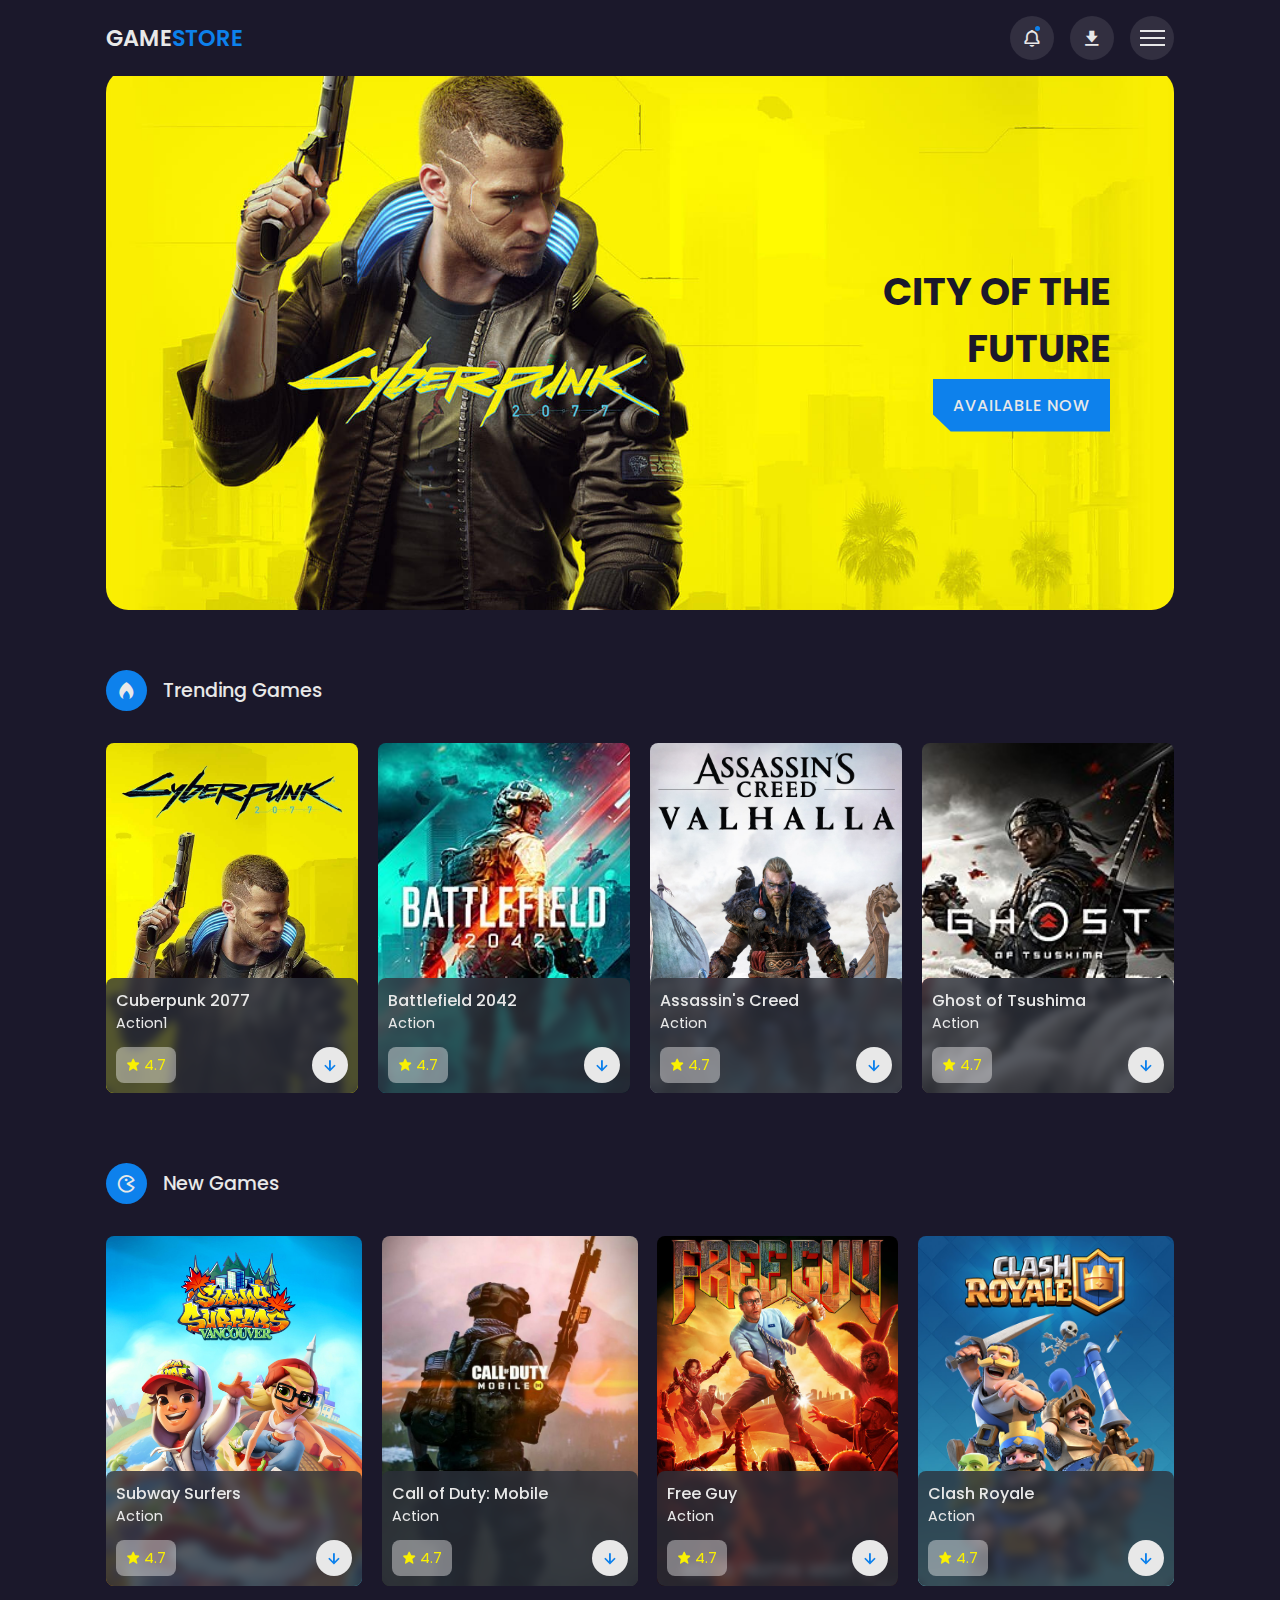
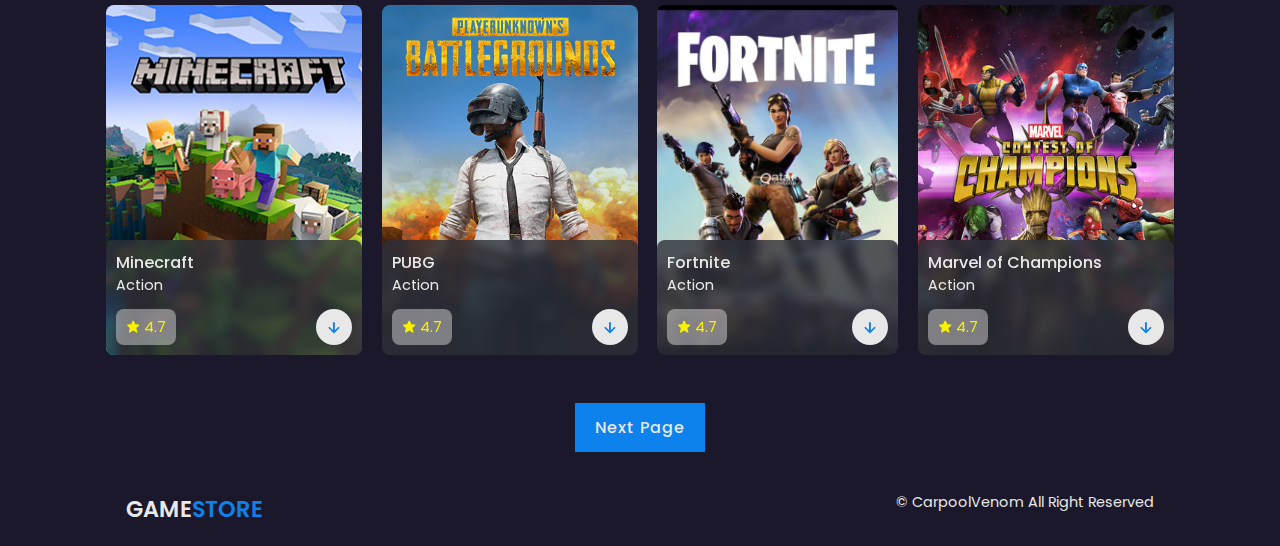
<file: index.html>
<!DOCTYPE html>
<html lang="en">
<head>
    <meta charset="UTF-8">
    <meta http-equiv="X-UA-Compatible" content="IE=edge">
    <meta name="viewport" content="width=device-width, initial-scale=1.0">
    <title>Responsive Game Website</title>
    <link rel="shortcut icon" href="img/fav.png" type="image/x-icon">
    <link rel="stylesheet" href="css/style.css">
    <link href='https://unpkg.com/boxicons@2.1.4/css/boxicons.min.css' rel='stylesheet'>
    <link rel="stylesheet" href="css/swiper-bundle.min.css">
    
</head>
<body>
  <!-- Custom Scroll Bar -->
  <div class="progress">
    <div class="progress-bar" id="scroll-bar"></div>
  </div>
    <!-- Header -->
    <header>
        <div class="nav container">
            <!-- Logo -->
            <a href="index.html" class="logo">Game<span>Store</span></a>
            <!-- Nav Icon -->
            <div class="nav-icons">
                <i class='bx bx-bell bx-tada' id="bell-icon"><span></span></i>
                <i class='bx bxs-download'></i>
                <div class="menu-icon">
                    <div class="line1"></div>
                    <div class="line2"></div>
                    <div class="line3"></div>
                </div>
            </div>
            <!--Menu-->
            <div class="menu">
                <img src="img/menu.png" alt="123">
                <div class="navbar">
                    <li><a href="index.html">Home</a></li>
                    <li><a href="#trending">Trending</a></li>
                    <li><a href="#new">New Games</a></li>
                    <li><a href="#action">Action Games</a></li>
                    <li><a href="contact">Contact Us</a></li>
                </div>
            </div>
            <div class="notification">
                <div class="notification-box">
                    <i class='bx bxs-check-circle' ></i>
                    <p>Congratulation, Your game download successfully.</p>
                </div>
                <div class="notification-box box-color">
                    <i class='bx bxs-x-circle' ></i>
                    <p>Could nod apply changes.</p>
                </div>
            </div>
        </div>
    </header>
    <!-- Home Section Start -->
    <section class="home container" id="home">
        <img src="img/home.png" alt="Home">
        <div class="home-text">
            <h1>CITY OF THE <br> FUTURE</h1>
            <a href="#" class="btn">Available Now</a>
        </div>
    </section>
     <!-- Home Section End -->
     <!-- Trending Section Start -->
     <section class="trending container" id="trending">
        <div class="heading">
            <i class='bx bxs-flame' ></i>
            <h2>Trending Games</h2>
        </div>
        <!-- Content -->
        <div class="trending-content swiper">
            <div class="swiper-wrapper">
                <!-- Slide 1 -->
                <div class="swiper-slide">
                    <div class="box">
                        <img src="img/trending1.webp" alt="one img">
                        <div class="box-text">
                          <h2>Cuberpunk 2077</h2>
                          <h3>Action1</h3>
                          <div class="rating-download">
                            <div class="rating">
                                <i class='bx bxs-star' ></i>
                                <span>4.7</span>
                            </div>
                            <a href="#" class="box-btn"><i class='bx bx-down-arrow-alt'></i></a>
                          </div>
                        </div>
                    </div>
                </div>

                <!-- Slide 2 -->
                <div class="swiper-slide">
                    <div class="box">
                        <img src="img/trending2.jpg" alt="one img">
                        <div class="box-text">
                          <h2>Battlefield 2042</h2>
                          <h3>Action</h3>
                          <div class="rating-download">
                            <div class="rating">
                                <i class='bx bxs-star' ></i>
                                <span>4.7</span>
                            </div>
                            <a href="#" class="box-btn"><i class='bx bx-down-arrow-alt'></i></a>
                          </div>
                        </div>
                    </div>
                </div>

                <!-- Slide 3 -->
                <div class="swiper-slide">
                    <div class="box">
                        <img src="img/trending3.jpg" alt="one img">
                        <div class="box-text">
                          <h2>Assassin's Creed</h2>
                          <h3>Action</h3>
                          <div class="rating-download">
                            <div class="rating">
                                <i class='bx bxs-star' ></i>
                                <span>4.7</span>
                            </div>
                            <a href="#" class="box-btn"><i class='bx bx-down-arrow-alt'></i></a>
                          </div>
                        </div>
                    </div>
                </div>

                <!-- Slide 4 -->
                <div class="swiper-slide">
                    <div class="box">
                        <img src="img/trending4.jpg" alt="one img">
                        <div class="box-text">
                          <h2>Ghost of Tsushima</h2>
                          <h3>Action</h3>
                          <div class="rating-download">
                            <div class="rating">
                                <i class='bx bxs-star' ></i>
                                <span>4.7</span>
                            </div>
                            <a href="#" class="box-btn"><i class='bx bx-down-arrow-alt'></i></a>
                          </div>
                        </div>
                    </div>
                </div>

                <!-- Slide 5 -->
                <div class="swiper-slide">
                    <div class="box">
                        <img src="img/trending5.png" alt="one img">
                        <div class="box-text">
                          <h2>GTA V</h2>
                          <h3>Action</h3>
                          <div class="rating-download">
                            <div class="rating">
                                <i class='bx bxs-star' ></i>
                                <span>4.7</span>
                            </div>
                            <a href="#" class="box-btn"><i class='bx bx-down-arrow-alt'></i></a>
                          </div>
                        </div>
                    </div>
                </div>

                  <!-- Slide 6 -->
                  <div class="swiper-slide">
                    <div class="box">
                        <img src="img/trending6.jpg" alt="one img">
                        <div class="box-text">
                          <h2>Dying Light</h2>
                          <h3>Action</h3>
                          <div class="rating-download">
                            <div class="rating">
                                <i class='bx bxs-star' ></i>
                                <span>4.7</span>
                            </div>
                            <a href="#" class="box-btn"><i class='bx bx-down-arrow-alt'></i></a>
                          </div>
                        </div>
                    </div>
                </div>

                  <!-- Slide 7 -->
                  <div class="swiper-slide">
                    <div class="box">
                        <img src="img/trending7.png" alt="one img">
                        <div class="box-text">
                          <h2>Halo Infinite</h2>
                          <h3>Action</h3>
                          <div class="rating-download">
                            <div class="rating">
                                <i class='bx bxs-star' ></i>
                                <span>4.7</span>
                            </div>
                            <a href="#" class="box-btn"><i class='bx bx-down-arrow-alt'></i></a>
                          </div>
                        </div>
                    </div>
                </div>

                  <!-- Slide 8 -->
                  <div class="swiper-slide">
                    <div class="box">
                        <img src="img/trending8.png" alt="one img">
                        <div class="box-text">
                          <h2>Resident Eliv Village</h2>
                          <h3>Action</h3>
                          <div class="rating-download">
                            <div class="rating">
                                <i class='bx bxs-star' ></i>
                                <span>4.7</span>
                            </div>
                            <a href="#" class="box-btn"><i class='bx bx-down-arrow-alt'></i></a>
                          </div>
                        </div>
                    </div>
                </div>
               
              </div>
        </div>
     </section>
     <!-- /Trending Section End -->
     <!-- New Section Start-->
     <section class="new container" id="new">
        <div class="heading">
          <i class='bx bx-game' ></i>
          <h2>New Games</h2>
        </div>
        <div class="new-content">
                          <!-- Box 1 -->
                          <div class="box">
                            <img src="img/new1.jpg" alt="one img">
                            <div class="box-text">
                              <h2>Subway Surfers</h2>
                              <h3>Action</h3>
                              <div class="rating-download">
                                <div class="rating">
                                    <i class='bx bxs-star' ></i>
                                    <span>4.7</span>
                                </div>
                                <a href="download.html" class="box-btn"><i class='bx bx-down-arrow-alt'></i></a>
                              </div>
                            </div>
                        </div>
                        <!-- Box 2 -->
                        <div class="box">
                          <img src="img/new2.jpg" alt="one img">
                          <div class="box-text">
                            <h2>Call of Duty: Mobile</h2>
                            <h3>Action</h3>
                            <div class="rating-download">
                              <div class="rating">
                                  <i class='bx bxs-star' ></i>
                                  <span>4.7</span>
                              </div>
                              <a href="#" class="box-btn"><i class='bx bx-down-arrow-alt'></i></a>
                            </div>
                          </div>
                      </div>
                        <!-- Box 3 -->
                        <div class="box">
                          <img src="img/new3.jpg" alt="one img">
                          <div class="box-text">
                            <h2>Free Guy</h2>
                            <h3>Action</h3>
                            <div class="rating-download">
                              <div class="rating">
                                  <i class='bx bxs-star' ></i>
                                  <span>4.7</span>
                              </div>
                              <a href="#" class="box-btn"><i class='bx bx-down-arrow-alt'></i></a>
                            </div>
                          </div>
                      </div>
                      <!-- Box 4 -->
                      <div class="box">
                        <img src="img/new4.jpg" alt="one img">
                        <div class="box-text">
                          <h2>Clash Royale</h2>
                          <h3>Action</h3>
                          <div class="rating-download">
                            <div class="rating">
                                <i class='bx bxs-star' ></i>
                                <span>4.7</span>
                            </div>
                            <a href="#" class="box-btn"><i class='bx bx-down-arrow-alt'></i></a>
                          </div>
                        </div>
                    </div>
                      <!-- Box 5 -->
                    <div class="box">
                      <img src="img/new5.png" alt="one img">
                      <div class="box-text">
                        <h2>Minecraft</h2>
                        <h3>Action</h3>
                        <div class="rating-download">
                          <div class="rating">
                              <i class='bx bxs-star' ></i>
                              <span>4.7</span>
                          </div>
                          <a href="#" class="box-btn"><i class='bx bx-down-arrow-alt'></i></a>
                        </div>
                      </div>
                  </div>
                  <!-- Box 6 -->
                  <div class="box">
                    <img src="img/new6.png" alt="one img">
                    <div class="box-text">
                      <h2>PUBG</h2>
                      <h3>Action</h3>
                      <div class="rating-download">
                        <div class="rating">
                            <i class='bx bxs-star' ></i>
                            <span>4.7</span>
                        </div>
                        <a href="#" class="box-btn"><i class='bx bx-down-arrow-alt'></i></a>
                      </div>
                    </div>
                </div>
                <!-- Box 7 -->
                <div class="box">
                  <img src="img/new7.png" alt="one img">
                  <div class="box-text">
                    <h2>Fortnite</h2>
                    <h3>Action</h3>
                    <div class="rating-download">
                      <div class="rating">
                          <i class='bx bxs-star' ></i>
                          <span>4.7</span>
                      </div>
                      <a href="#" class="box-btn"><i class='bx bx-down-arrow-alt'></i></a>
                    </div>
                  </div>
              </div>
              <!-- Box 8 -->
              <div class="box">
                <img src="img/new8.jpg" alt="img">
                <div class="box-text">
                  <h2>Marvel of Champions</h2>
                  <h3>Action</h3>
                  <div class="rating-download">
                    <div class="rating">
                        <i class='bx bxs-star' ></i>
                        <span>4.7</span>
                    </div>
                    <a href="#" class="box-btn"><i class='bx bx-down-arrow-alt'></i></a>
                  </div>
                </div>
              </div>
        </div><!-- /new-content -->
        <div class="next-page">
          <a href="#">Next Page</a>
        </div>
     </section>
     <!-- /New Section End-->
     <!-- Copyright -->
     <div class="copyright container">
        <a href="#" class="logo">Game<span>Store</span></a>
        <p>&#169; CarpoolVenom All Right Reserved</p>
     </div>

     <script src="js/swiper-bundle.min.js"></script>
    <script src="js/main.js"></script>
</body>
</html>
</file>
<file: css/style.css>
@import url('https://fonts.googleapis.com/css2?family=Poppins:wght@400;500;600;700&display=swap');

*{
    font-family: 'Poppins', sans-serif;
    margin: 0;
    padding: 0;
    scroll-behavior: smooth;
    box-sizing: border-box;
    list-style: none;
    text-decoration: none;
    scroll-padding-top: 2rem;
}

:root {
    /* --main-color: #fa5353; */
    --main-color: #0d81ec;
    --main-yellow: #faf102;
    --dark-color: #1b182b;
    --light-color: #322f40;
    --text-color: hsl(0,0%,91%);
}

::selection{
    color: var(--text-color);
    background: var(--main-color);
}

section {
    width: 100%;
}

img {
    width: 100%;
}
body{
    color:  var(--text-color);
    background: var(--dark-color);
    
}
.container{
    max-width: 1068px;
    margin:  auto;
    width: 100%;
    padding-bottom: 20px;
}
/* Header */

header{
    position: fixed;
    top: 0;
    left: 0;
    width: 100%;
    background: var(--dark-color);
    z-index: 100;
}

/* Nav */

.nav{
    display: flex;
    align-items: center;
    justify-content: center;
    padding: 16px 0;
}

.logo{
    font-size: 1.4rem;
    font-weight: 600;
    color: var(--text-color);
    text-transform: uppercase;
    margin: 0 auto 0 0;
}
.logo span {
    color: var(--main-color);
}

.nav-icons {
    display: flex;
    align-items: center;
    align-items: center;
    column-gap: 1rem;
}

.nav-icons .bx {
    font-size: 20px;
    height: 44px;
    width: 44px;
    display: grid;
    place-items: center;
    color: var(--text-color);
    background: var(--light-color);
    border-radius: 50%;
    cursor: pointer;
}
#bell-icon{
    position: relative;
}
#bell-icon span {
    content: "";
    width: 5px;
    height: 5px;
    border-radius: 50%;
    background: var(--main-color);
    position: absolute;
    top: 10px;
    right: 14px;
}
/* Menu Icon */
.menu-icon {
    display: flex;
    flex-direction: column;
    align-items: center;
    justify-content: center;
    row-gap: 5px;
    height: 44px;
    width: 44px;
    border-radius: 50%;
    background: var(--light-color);
    cursor: pointer;
    z-index: 200;
    transition: 0.3s;
}
.menu-icon div{
    display: block;
    background: var(--text-color);
    height: 2px;
    width: 25px;
    transform: 0.3s;
}

.move .line1 {
    transform: rotate(-45deg) translate(-5px, 5px);
}

.move .line2 {
    opacity: 0;
}

.move .line3 {
    transform: rotate(45deg) translate(-5px, -5px);
}

.menu{
    position: fixed;
    left: 0;
    top: 0;
    width: 100%;
    height: 100vh;
    background: rgba(0, 0, 14, 0.9);
    z-index: 106;
    display: 106;
    display: flex;
    align-items: center;
    justify-content: space-between;
    transition: 0.5s;
    clip-path:circle(0% at 100% 0%);
}

.menu.active{
    clip-path:circle(144% at 100% 0%);
}

.menu img{
    width: 700px;
}

.navbar{
    display: grid;
    row-gap: 1rem;
    text-align: right;
    padding-right: 2rem;
}

.navbar a{
    font-size: 1.6rem;
    color: var(--text-color);
    font-weight: 500;
    transition: 0.2s;
}

.navbar a:hover {
    border-bottom: 4px solid var(--main-color);
    font-size: 1.8rem;
}

/* Notification */

.notification {
    position: absolute;
    top: 110%;
    right: 5rem;
    background: var(--light-color);
    width: 300px;
    height: 350%;
    border-radius: 0.5rem;
    padding: 10px;
    display: flex;
    flex-direction: column;
    row-gap: 1rem;
    clip-path: circle(0% at 100% 0%);
}
.notification.active{
    clip-path: circle(144% at 100% 0%);
    transform: 0.3s;
}
.notification-box {
    display: flex;
    align-items: baseline;
    column-gap: 1rem;
    border-radius: 0.5rem;
    background: var(--dark-color);
    padding: 10px;
}

.notification-box .bx {
    color: var(--main-yellow);
}

.box-color {
    background: hsl(0, 0%, 100%, 0.4);
}

.box-color .bx {
    color: var(--main-color);
}

/* Home */
.home {
    position: relative;
    min-height: 540px;
    display: flex;
    align-items: center;
    justify-content: flex-end;
    margin-top: 5rem;
}

.home img {
    position: absolute;
    width: 100%;
    height: 100%;
    object-fit: cover;
    border-radius: 1.4rem;
    z-index: -1;
}

.home-text {
    padding-right: 4rem;
    text-align: right;
}

.home-text h1 {
    font-size: 2.4rem;
    text-transform: uppercase;
    color: var(--dark-color);
    margin-bottom: 1rem;
}

.btn{
    background: var(--main-color);
    padding: 15px 20px;
    color: var(--text-color);
    text-transform: uppercase;
    font-size: 1rem;
    letter-spacing: 1px;
    font-weight: 500;
    clip-path: polygon(0 0, 100% 0%, 100% 100%, 10% 100%, 0% 68%);
}
.btn:hover {
    background: var(--light-color);
    transition: 0.3s all linear;
}

/* Heading */

.heading {
    display: flex;
    align-items: center;
    column-gap: 1rem;
    margin-bottom: 2rem;
    margin-top: 50px;
}

.heading .bx {
    font-size: 21px;
    color: var(--text-color);
    background: var(--main-color);
    padding: 10px;
    border-radius: 5rem;
}

.heading h2 {
    font-size: 1.2rem;
    font-weight: 500;
}

.box {
    position: relative;
    width: 100%;
    height: 350px;
    border-radius: 0.5rem;
}

.box img {
    width: 100%;
    height: 100%;
    object-fit: cover;
    border-radius: 0.5rem;
}

.box .box-text {
    position: absolute;
    right: 0;
    left: 0;
    bottom: 0;
    padding: 10px;
    background: hsl(227, 14%, 20%, 0.8);
    backdrop-filter: blur(4px);
    border-radius: 0.5rem;
}

.box .box-text h2 {
    font-size: 1rem;
    font-weight: 500;
}

.box .box-text h3 {
    font-size: 0.9rem;
    font-weight: 400;
    margin-bottom: 0.8rem;
}

.rating-download {
    display: flex;
    justify-content: space-between;
}

.rating {
    display: flex;
    align-items: center;
    column-gap: 4px;
    background: hsl(0, 0%, 100%, 0.4);
    padding: 4px 10px;
    border-radius: 0.5rem;
}

.rating .bx {
    color: #faf102;
    font-size: 0.9rem;
}

.rating span {
    color: #faf102;
    font-size: 0.9rem;
}

.box-btn .bx{
    padding: 8px;
    background: var(--text-color);
    border-radius: 5rem;
    color: var(--main-color);
    font-weight: 400;
    font-size: 20px;
}

.box-btn .bx:hover {
    background: var(--dark-color);
}

/* NEW*/

.new-content{
    display: grid;
    grid-template-columns: repeat(auto-fit,minmax(240px, auto));
    gap: 1.2rem;
}

.next-page{
    display: flex;
    justify-content: center;
    align-items: center;
    margin-top: 3rem;
}
.next-page a {
    background: var(--main-color);
    padding: 12px 20px;
    color: var(--text-color);
    letter-spacing: 1px;
    font-weight: 500;
}
.next-page a:hover {
    background: var(--light-color);
    transition: 0.3s all linear;
}

.copyright{
    display: flex;
    justify-content: space-between;
    padding: 20px;
}

.copyright p{
    font-size: 0.9rem;
    color: var(--text-color);
}

.video-container video{
    width: 100%;
    aspect-ratio: 16/9;
}

.video-container {
    margin-top: 5rem;
}

.about{
    margin-top: 2rem;
}

.about h2{
    display: inline-flex;
    font-size: 1.4rem;
    font-weight: 500;
    border-bottom: 4px solid var(--main-color);
}

.about p{
    font-size: 0.938rem;
    margin-top: 1rem;
    text-align: justify;
}

.screenshots h2 {
    display: inline-flex;
    font-size: 1.4rem;
    font-weight: 500;
    border-bottom: 4px solid var(--main-color);
    margin: 1.6rem 0;
}

.screenshots-content {
    display: grid;
    grid-template-columns: repeat(auto-fit, minmax(250px, auto));
    gap: 10px;
    justify-content: center;
    min-width: 800px;
    margin: auto;
    width: 100%;
}

.screenshots-content img {
    width: 100%;
    height: 440px;
    object-fit: cover;
}

.download {
    max-width: 800px;
    margin: auto;
    width: 100%;
    display: grid;
    justify-content: center;
    margin-top: 2rem;
}

.download h2 {
    text-align: center;
    font-size: 1.4rem;
    font-weight: 500;
    margin: 1.6rem 0;
}

.download-links {
    display: grid;
    grid-template-columns: repeat(3, 1fr);
    gap: 10px;
    margin-bottom: 2rem;
}

.download-links a{
    text-align: center;
    background: var(--main-color);
    padding: 12px 20px;
    color: var(--text-color);
    letter-spacing: 1px;
    font-weight: 500;
}

.download-links a:hover{
    background: var(--light-color);
    transition: 0.3s all linear;
}

/* Display Block For Deafault Scroll Bar */
html::-webkit-scrollbar{
    display: none;
}

/* Custom Scroll Bar */
.progress {
    position: fixed;
    top: 0;
    left: 0;
    width: 100%;
    height: 4px;
    z-index: 300;
}
.progress-bar {
    height: 4px;
    background: var(--main-color);
    width: 0%;
}

/* Making Responsive / BreakPoints*/

@media (max-width: 1080px) {
    .container {
        margin: 0 auto;
        width: 90%;
    }

    .nav {
        padding: 10px 0;
    }

    .notification {
        right: 4rem;
    }

    .menu img {
        width: 500px;
    }

    section {
        margin-top: 4rem !important;
        min-height: 440px;
    }

    .home img {
        border-radius: 1rem;
    }

    .new-content {
        grid-template-columns: repeat(auto-fit, minmax(200px, auto));
    }

    .video-container {
        margin-top: 5rem !important;
    }
}

/* For Medium Devices */

@media (max-widht: 774px) {
    .notification {
        right: 1rem;
    }

    .menu img {
        width: 400px;
    }

    .home {
        min-height: 300px;
    }

    .home-text h1 {
        font-size: 2rem;
    }

    .btn {
        padding: 12px 17px;
    }

    .screenshots-content{
        grid-template-columns: repeat(auto-fit, minmax(250px, 300px));
    }
}

@media (max-width: 560px) {
    .menu img {
        display: none;
    }

    .menu {
        justify-content: flex-end;
    }

    .nav {
        padding: 8px 0;
    }

    .nav-icons .bx,
    .menu-icon {
        height: 40px;
        width: 40px;
    }

    .home {
        min-height: 240px;
    }
    .home-text {
        padding-right: 1rem;
    }
    
    p{
        font-size: 0.875rem;
    }

    .download-links{
        grid-template-columns: 1fr;
    }
}

/* For Small Devices */

@media (max-width: 360px) {
    .logo {
        font-size: 1.2rem;
    } 
    
    .navbar a {
        font-size: 1.3rem;
    }

    .navbar a:hover {
        font-size: 1.4rem;
    }

    .notification {
        width: 270px;
    }

    .home {
        min-height: 214px;
    }

    .home-text h1 {
        font-size: 1.4rem;
    }

    .heading .bx {
        padding: 8px;
    }

    .heading h2 {
        font-size: 1.1rem;
    }

    .box {
        height: 420px;
    }

    .copyright {
        flex-direction: column;
        align-items: center;
        row-gap: 1rem;
    }

    .copyright .logo {
        margin: 0;
    }

    .about h2,
    .screenshots h2 .download h2 {
        font-size: 1.2rem;
    }
}
</file>
